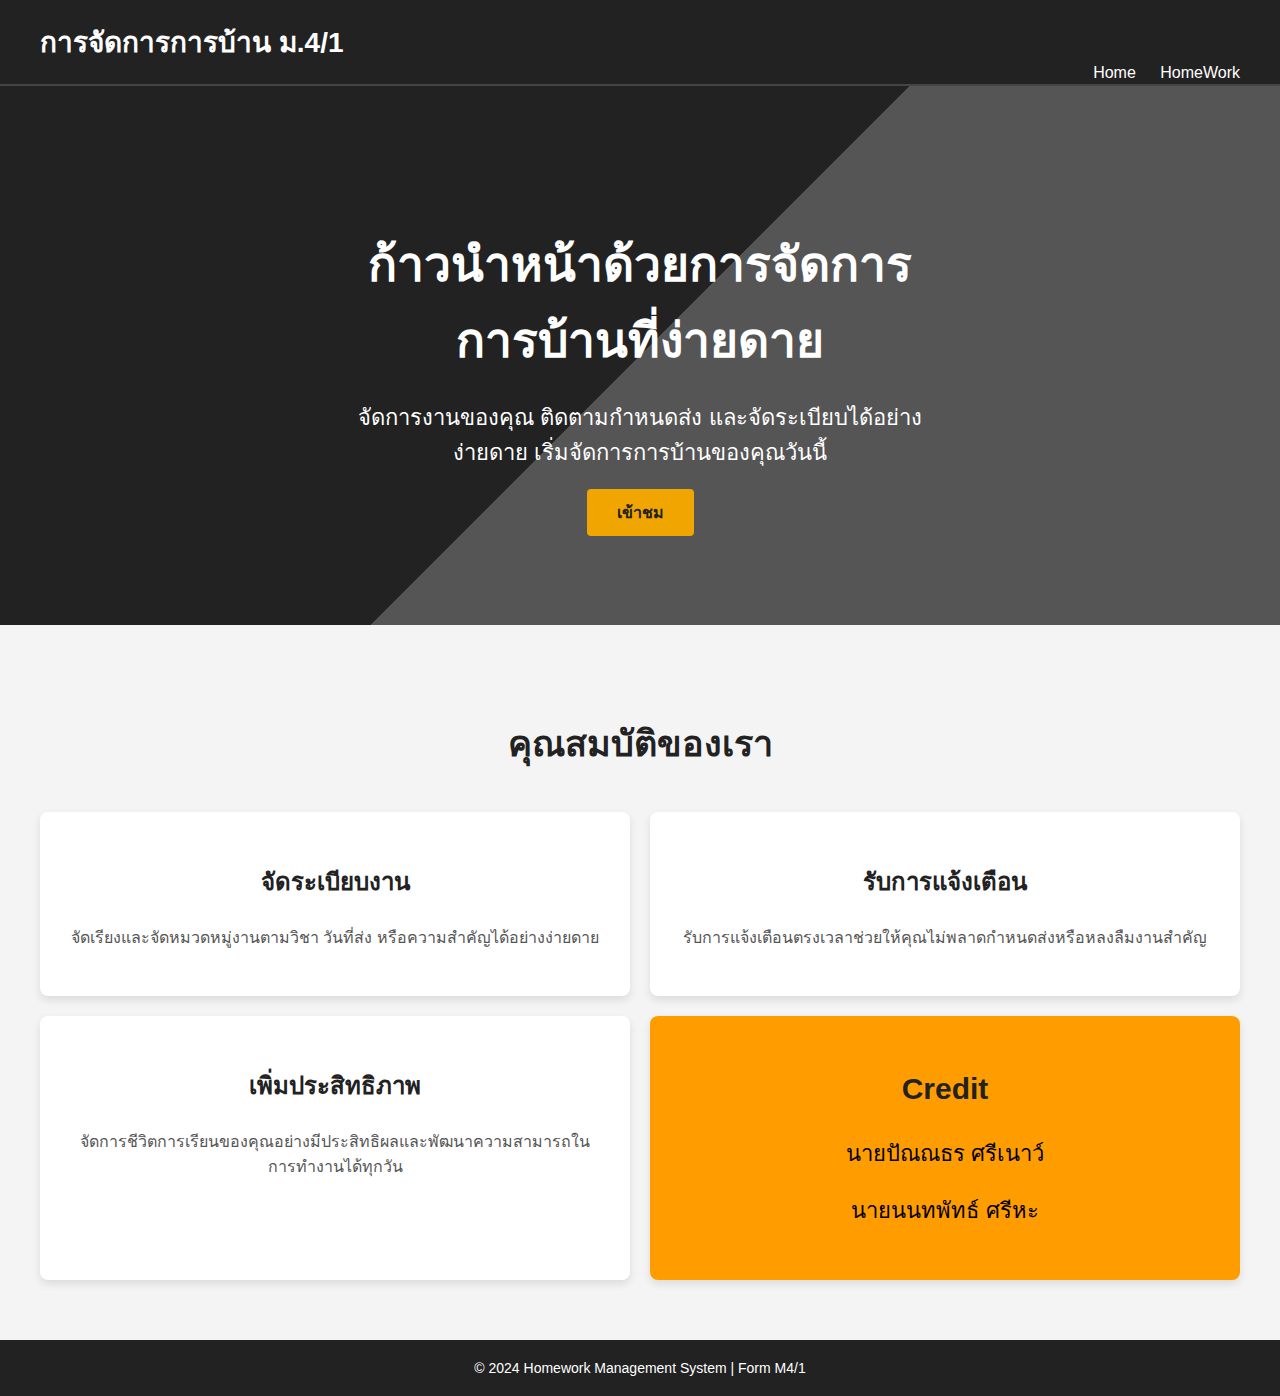
<file: index.html>
<!DOCTYPE html>
<html lang="en">
<head>
    <meta charset="UTF-8">
    <meta name="viewport" content="width=device-width, initial-scale=1.0">
    <meta name="description" content="Welcome to the Homework Management System. Organize and manage your assignments effectively.">
    <title>Homework Management System</title>
    <link rel="stylesheet" href="Index.css">
</head>
<body>
    <!-- Header Section -->
    <header class="main-header">
        <div class="container">
            <div class="branding">
                <h1>การจัดการการบ้าน ม.4/1
                </h1>
            </div>
            <nav>   
                <ul>
                    <li><a href="index.html">Home</a></li>
                    <li><a href="assignments.html">HomeWork</a></li>
                </ul>
            </nav>
        </div>
    </header>

    <!-- Hero Section -->
    <section class="hero-section">
        <div class="container">
            <div class="hero-content">
                <h2>ก้าวนำหน้าด้วยการจัดการการบ้านที่ง่ายดาย</h2>
                <p>จัดการงานของคุณ ติดตามกำหนดส่ง และจัดระเบียบได้อย่างง่ายดาย เริ่มจัดการการบ้านของคุณวันนี้</p>
                <a href="assignments.html" class="cta-button">เข้าชม</a>
            </div>
            <div class="hero-image">
            </div>
        </div>
    </section>

    <!-- Features Section -->
    <section class="features-section">
        <div class="container">
            <h2>คุณสมบัติของเรา</h2>
            <div class="features-grid">
                <div class="feature-item">
                    <h3>จัดระเบียบงาน</h3>
                    <p>จัดเรียงและจัดหมวดหมู่งานตามวิชา วันที่ส่ง หรือความสำคัญได้อย่างง่ายดาย</p>
                </div>
                <div class="feature-item">
                    <h3>รับการแจ้งเตือน</h3>
                    <p>รับการแจ้งเตือนตรงเวลาช่วยให้คุณไม่พลาดกำหนดส่งหรือหลงลืมงานสำคัญ</p>
                </div>
                <div class="feature-item">
                    <h3>เพิ่มประสิทธิภาพ</h3>
                    <p>จัดการชีวิตการเรียนของคุณอย่างมีประสิทธิผลและพัฒนาความสามารถในการทำงานได้ทุกวัน</p>
                </div>
                <div class="feature-CR">
                    <h3>Credit</h3>
                    <p>นายปัณณธร ศรีเนาว์</p>
                    <p>นายนนทพัทธ์ ศรีหะ</p>
                </div>
            </div>
        </div>
    </section>

    <!-- Footer Section -->
    <footer>
        <div class="container">
            <p>&copy; 2024 Homework Management System | Form M4/1</p>
        </div>
    </footer>
</body>
</html>
</file>
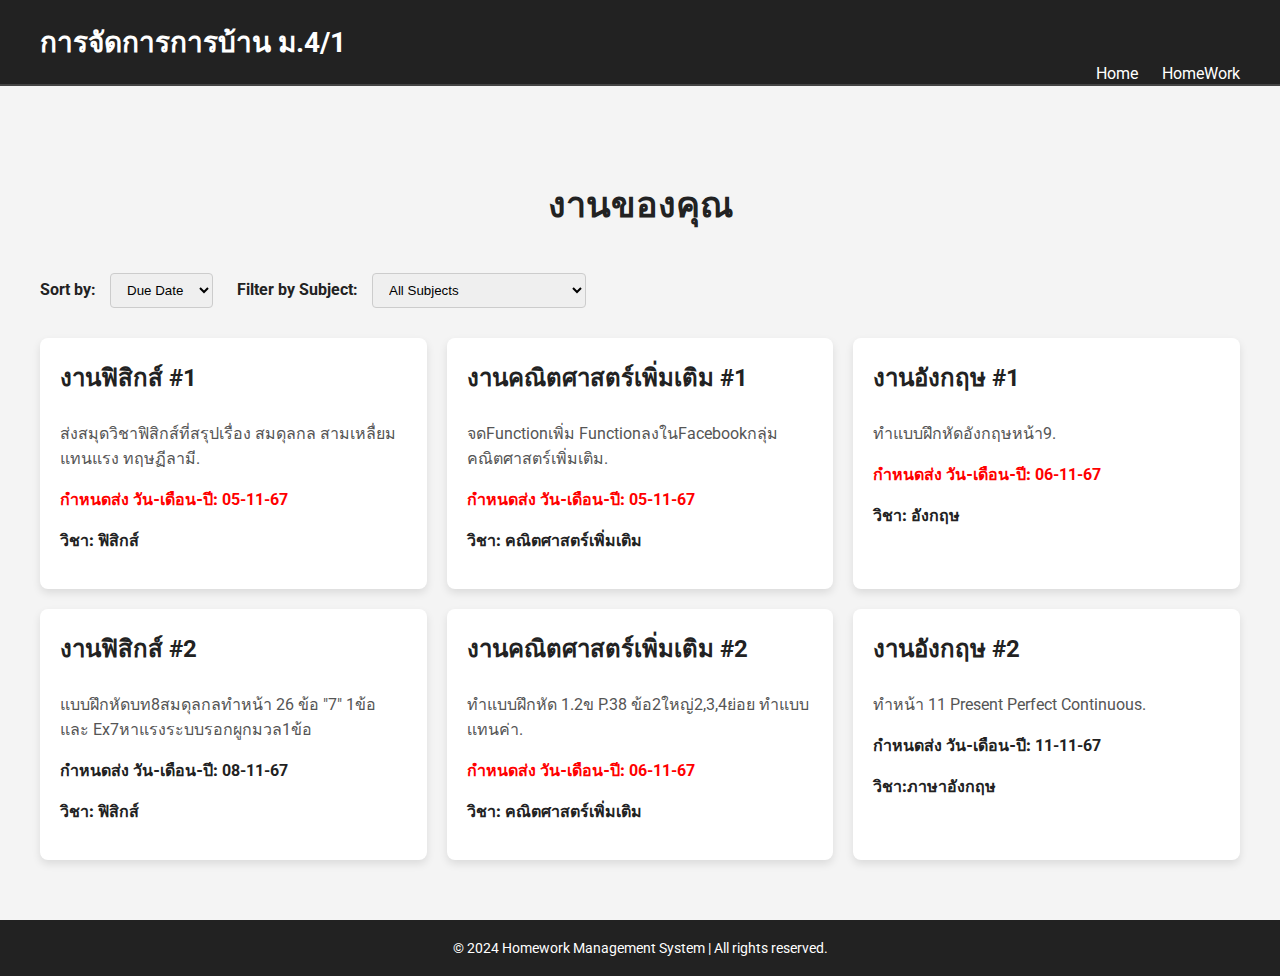
<file: assignments.html>
<!DOCTYPE html>
<html lang="en">
<head>
    <meta charset="UTF-8">
    <meta name="viewport" content="width=device-width, initial-scale=1.0">
    <meta name="description" content="View and manage your homework assignments effectively.">
    <title>Assignments | Homework Management System</title>
    <link rel="stylesheet" href="assignments.css">
    <link href="https://fonts.googleapis.com/css2?family=Roboto:wght@400;700&display=swap" rel="stylesheet">
</head>
<body>
    <!-- Header Section -->
    <header class="main-header">
        <div class="container">
            <div class="branding">
                <h1>การจัดการการบ้าน ม.4/1</h1>
            </div>
            <nav>
                <ul>
                    <li><a href="index.html">Home</a></li>
                    <li><a href="assignments.html">HomeWork</a></li>
                </ul>
            </nav>
        </div>
    </header>

    <!-- Assignments Section -->
    <section class="assignments-section">
        <div class="container">
            <h2>งานของคุณ</h2>

            <!-- Filter and Sort Options -->
            <div class="filters">
                <label for="sort">Sort by:</label>
                <select id="sort">
                    <option value="due-date">Due Date</option>
                    <option value="subject">Subject</option>
                </select>
                
                <label for="filter-subject">Filter by Subject:</label>
                <select id="filter-subject">
                    <option value="all">All Subjects</option>
                    <option value="math">Math</option>
                    <option value="physic">Physic</option>
                    <option value="chemistry">Chemistry</option>
                    <option value="biology">Biology</option>
                    <option value="additionalmath">Additional Math</option>
                    <option value="thai">Thai</option>
                    <option value="history">History</option>
                    <option value="social">Social</option>
                    <option value="english">English</option>
                    <option value="Englishreadingandwriting">English Reading and Writing</option>
                    <option value="Technology">Technology</option>
                     <option value="Englishcommunication">English Communication</option>
                </select>
            </div>

            <!-- Assignment Cards -->
            <div class="assignments-grid">
               <div class="assignment-card" data-subject="physic" data-due-date="05-11-2024">
                    <h3>งานฟิสิกส์ #1</h3>
                    <p>ส่งสมุดวิชาฟิสิกส์ที่สรุปเรื่อง สมดุลกล สามเหลื่ยมแทนแรง ทฤษฏีลามี.</p>
                    <p class="due-date" style="color: red;"><strong>กำหนดส่ง วัน-เดือน-ปี:</strong> 05-11-67</p>
                    <p class="subject"><strong>วิชา:</strong> ฟิสิกส์</p>
                </div> 

                <div class="assignment-card" data-subject="additionalmath" data-due-date="05-11-2024">
                    <h3>งานคณิตศาสตร์เพิ่มเติม #1</h3>
                    <p>จดFunctionเพิ่ม FunctionลงในFacebookกลุ่มคณิตศาสตร์เพิ่มเติม.</p>
                    <p class="due-date" style="color: red;"><strong>กำหนดส่ง วัน-เดือน-ปี:</strong> 05-11-67</p>
                    <p class="subject"><strong>วิชา:</strong> คณิตศาสตร์เพิ่มเติม</p>
                </div> 
                
                <div class="assignment-card" data-subject="english" data-due-date="06-11-2024">
                    <h3>งานอังกฤษ #1</h3>
                    <p>ทำแบบฝึกหัดอังกฤษหน้า9.</p>
                    <p class="due-date" style="color: red;"><strong>กำหนดส่ง วัน-เดือน-ปี:</strong> 06-11-67</p>
                    <p class="subject"><strong>วิชา:</strong> อังกฤษ</p>
                </div> 

                <div class="assignment-card" data-subject="physic" data-due-date="06-11-2024">
                    <h3>งานฟิสิกส์ #2</h3>
                    <p>แบบฝึกหัดบท8สมดุลกลทำหน้า 26 ข้อ "7" 1ข้อ และ Ex7หาแรงระบบรอกผูกมวล1ข้อ</p>
                    <p class="due-date"><strong>กำหนดส่ง วัน-เดือน-ปี:</strong> 08-11-67</p>
                    <p class="subject"><strong>วิชา:</strong> ฟิสิกส์</p>
                </div> 

                <div class="assignment-card" data-subject="additionalmath" data-due-date="06-11-2024">
                    <h3>งานคณิตศาสตร์เพิ่มเติม #2</h3>
                    <p>ทำแบบฝึกหัด 1.2ข P.38 ข้อ2ใหญ่2,3,4ย่อย ทำแบบเเทนค่า.</p>
                    <p class="due-date" style="color: red;"><strong>กำหนดส่ง วัน-เดือน-ปี:</strong> 06-11-67</p>
                    <p class="subject"><strong>วิชา:</strong> คณิตศาสตร์เพิ่มเติม</p>
                </div> 


                <div class="assignment-card" data-subject="english" data-due-date="11-11-2024">
                    <h3>งานอังกฤษ #2</h3>
                    <p>ทำหน้า 11 Present Perfect Continuous.</p>
                    <p class="due-date"><strong>กำหนดส่ง วัน-เดือน-ปี:</strong> 11-11-67</p>
                    <p class="subject"><strong>วิชา:</strong>ภาษาอังกฤษ</p>
                </div> 


                
            </div>
        </div>
    </section>

    <!-- Footer Section -->
    <footer>
        <div class="container">
            <p>&copy; 2024 Homework Management System | All rights reserved.</p>
        </div>
    </footer>

    <!-- Link to JavaScript -->
    <script src="assignments.js"></script>
</body>
</html>
</file>
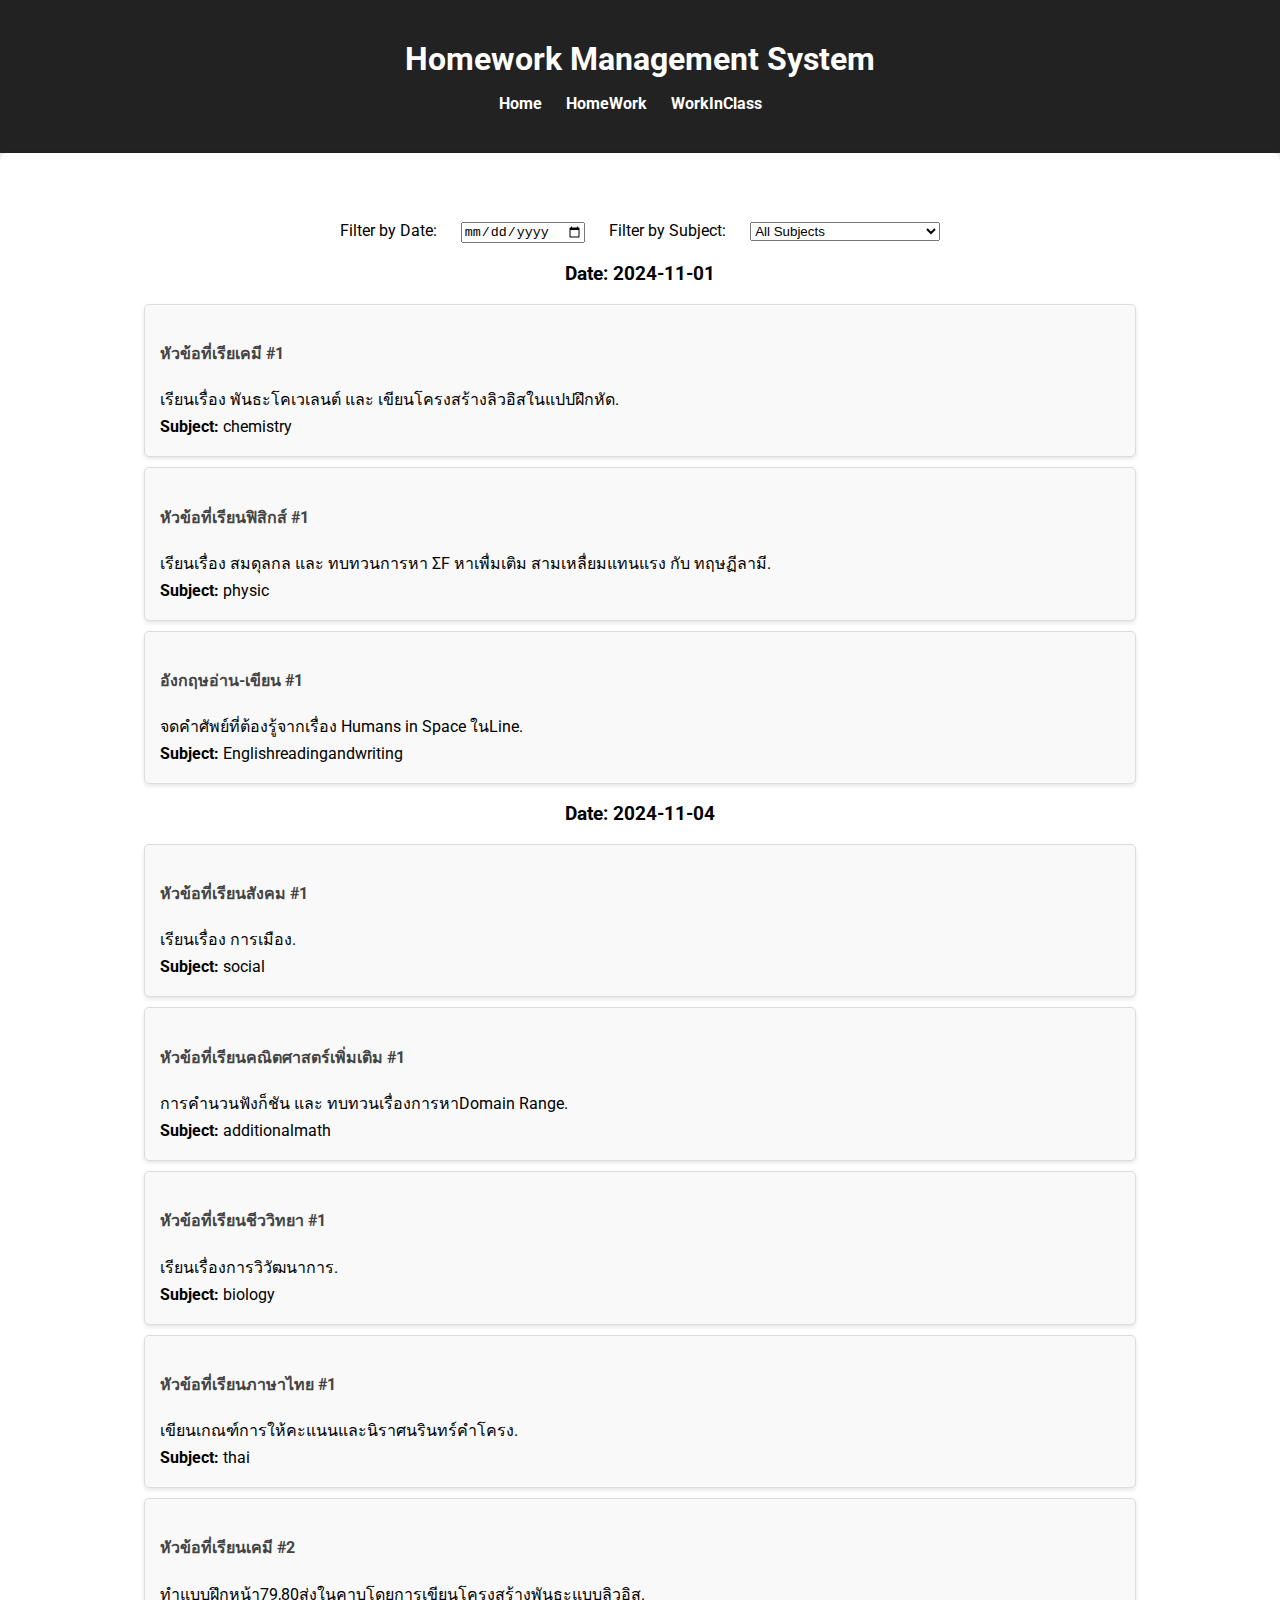
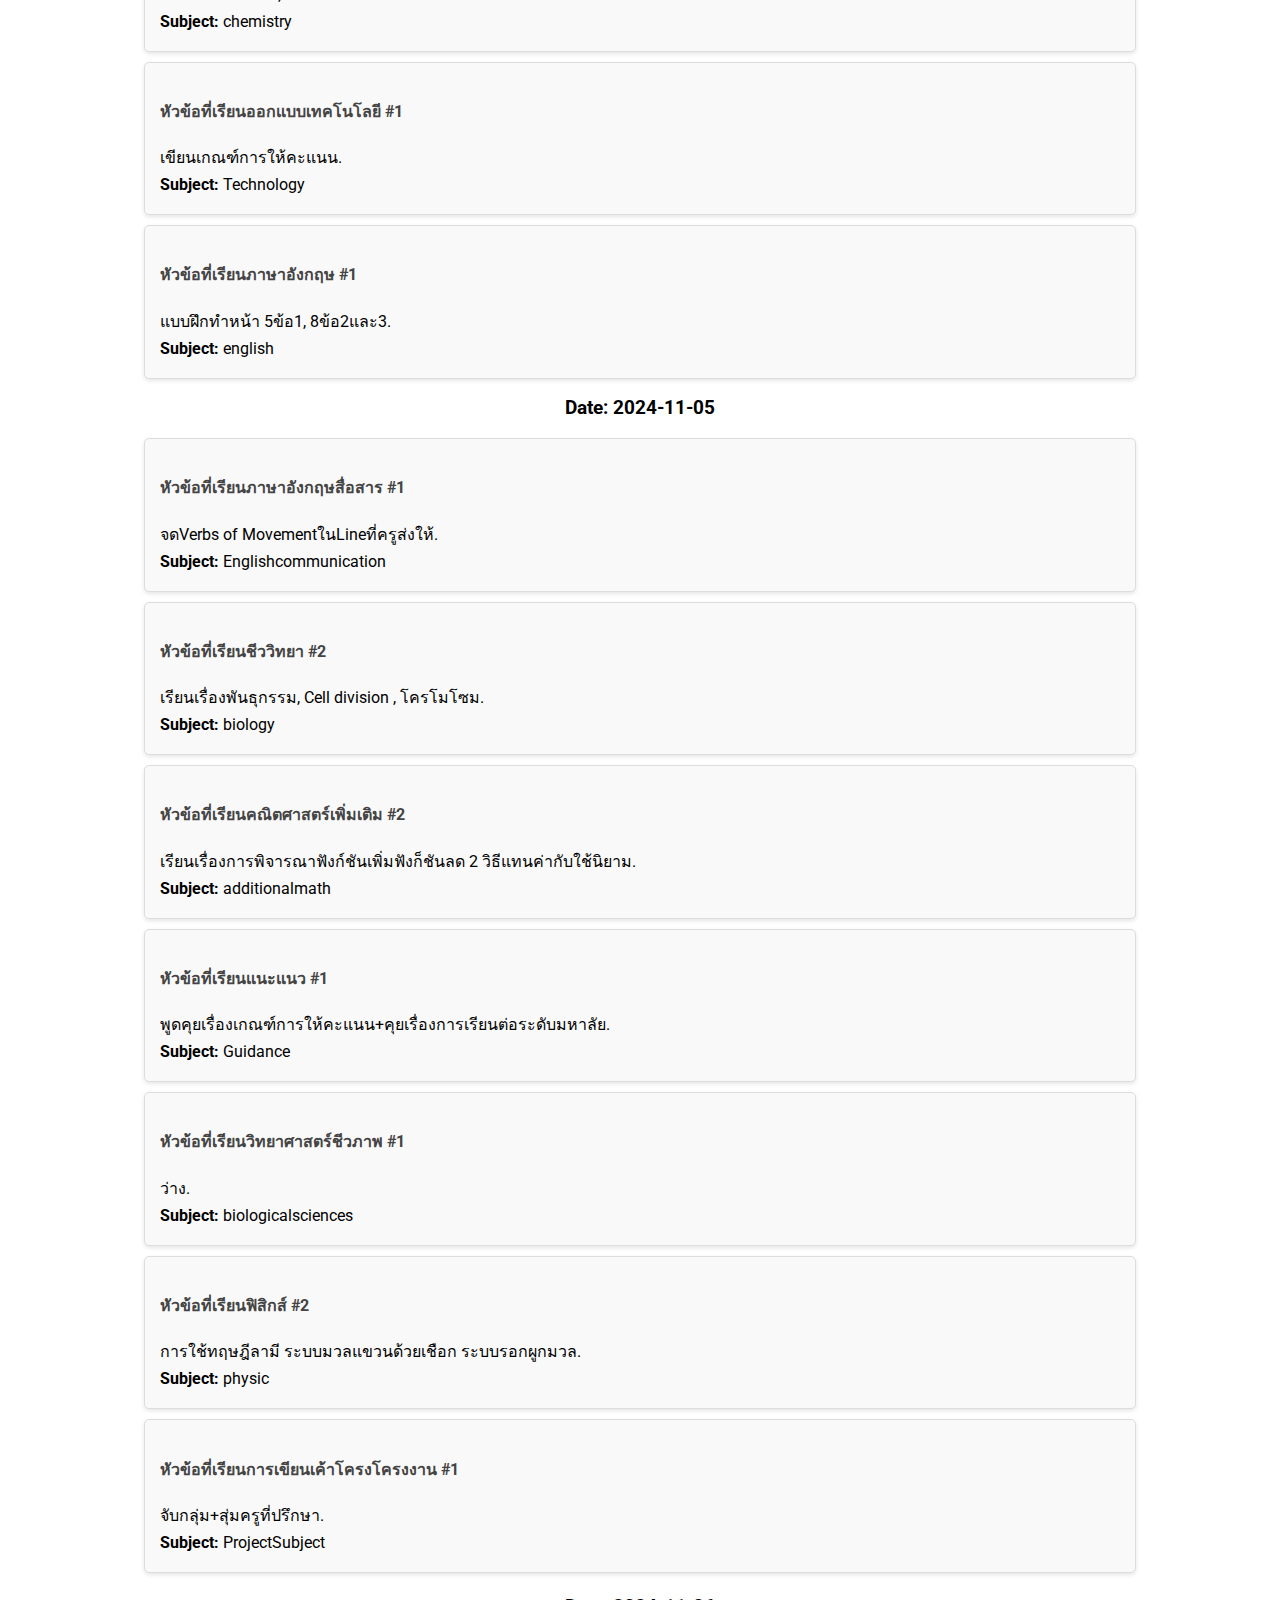
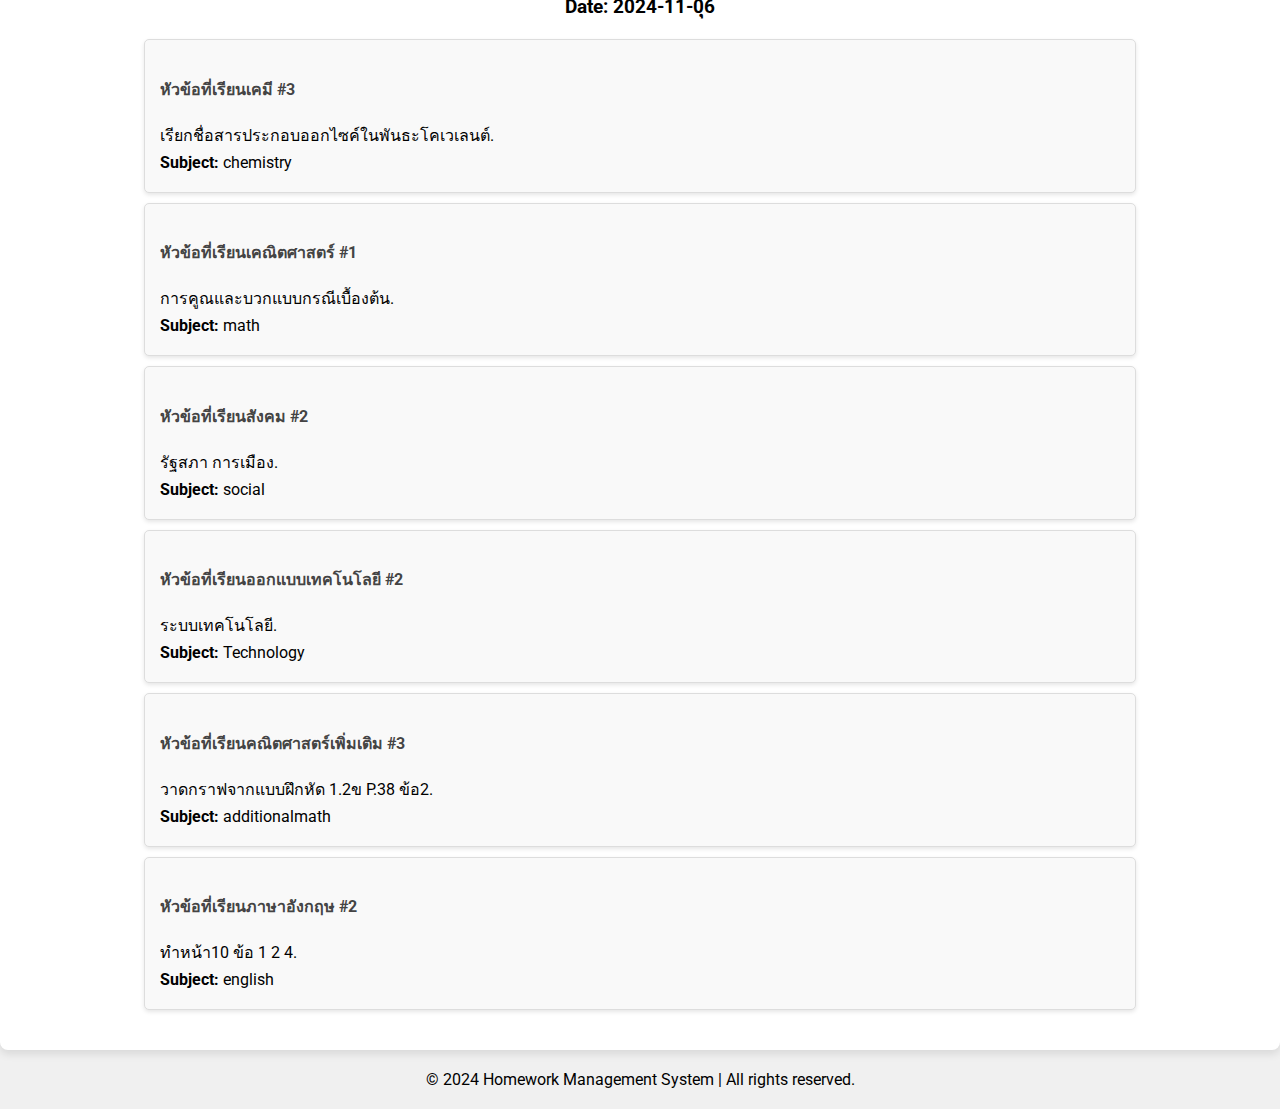
<file: workinclass.html>
<!DOCTYPE html>
<html lang="en">
<head>
    <meta charset="UTF-8">
    <meta name="viewport" content="width=device-width, initial-scale=1.0">
    <meta name="description" content="Homework assignments for each class in one day, sorted by date.">
    <title>Class Assignments</title>
    <link rel="stylesheet" href="workinclass.css">
    <link href="https://fonts.googleapis.com/css2?family=Roboto:wght@400;700&display=swap" rel="stylesheet">
</head>
<body>
    <!-- Header Section with Home Bar -->
    <header class="main-header">
        <div class="container">
            <div class="branding">
                <h1>Homework Management System</h1>
            </div>
            <nav class="nav-bar">
                <ul>
                    <li><a href="index.html">Home</a></li>
                    <li><a href="assignments.html">HomeWork</a></li>
                    <li><a href="workinclass.html" >WorkInClass</a></li>
                </ul>
            </nav>
        </div>
    </header>

    <!-- Assignments Section -->
    <section class="assignments-section">
        <div class="container">
            <h2>Today's Assignments</h2>

            <!-- Filter Options -->
            <div class="filters">
                <label for="filter-date">Filter by Date:</label>
                <input type="date" id="filter-date">

                <label for="filter-subject">Filter by Subject:</label>
                <select id="filter-subject">
                    <option value="all">All Subjects</option>
                    <option value="math">Math</option>
                    <option value="physic">Physic</option>
                    <option value="chemistry">Chemistry</option>
                    <option value="biology">Biology</option>
                    <option value="additionalmath">Additional Math</option>
                    <option value="thai">Thai</option>
                    <option value="history">History</option>
                    <option value="social">Social</option>
                    <option value="english">English</option>
                    <option value="Englishreadingandwriting">English Reading and Writing</option>
                    <option value="Technology">Technology</option>
                     <option value="Englishcommunication">English Communication</option>
                    <option value="Guidance">English Guidance</option>
                    <option value="biologicalsciences">Biological Sciences</option>
                    <option value="ProjectSubject">Project Subject</option>

                    
                </select>
            </div>

            <!-- Assignment Cards Container -->
            <div class="assignments-grid" id="assignments-grid"></div>
        </div>
    </section>

    <!-- Footer Section -->
    <footer>
        <div class="container">
            <p>&copy; 2024 Homework Management System | All rights reserved.</p>
        </div>
    </footer>

    <!-- JavaScript -->
    <script src="workinclass.js"></script>
</body>
</html>
</file>
<file: Index.css>
/* General Styles */
body {
    font-family: 'Roboto', sans-serif;
    margin: 0;
    padding: 0;
    background-color: #f4f4f4;
    color: #222;
}

.container {
    max-width: 1200px;
    margin: 0 auto;
    padding: 0 20px;
}

/* Header */
.main-header {
    background-color: #222;
    color: white;
    padding: 20px 0;
    border-bottom: 2px solid #444;
}

.branding h1 {
    display: inline-block;
    font-size: 28px;
    font-weight: 700;
    margin: 0;
}

nav ul {
    list-style: none;
    padding: 0;
    margin: 0;
    float: right;
}

nav ul li {
    display: inline-block;
    margin-left: 20px;
}

nav ul li a {
    color: white;
    text-decoration: none;
    font-size: 16px;
    font-weight: 400;
}

nav ul li a:hover {
    color: #f0a500;
}

/* Hero Section */
.hero-section {
    display: flex;
    align-items: center;
    padding: 100px 0;
    background: linear-gradient(135deg, #222 50%, #555 50%);
    color: white;
    flex-wrap: wrap; /* Adjust layout to wrap for smaller screens */
    text-align: center;
}

.hero-content {
    max-width: 600px;
}

.hero-content h2 {
    font-size: 48px;
    margin-bottom: 20px;
}

.hero-content p {
    font-size: 22px;
    margin-bottom: 30px;
    line-height: 1.6;
}

.cta-button {
    background-color: #f0a500;
    color: #222;
    padding: 15px 30px;
    text-decoration: none;
    font-weight: bold;
    border-radius: 4px;
    transition: background-color 0.3s;
}

.cta-button:hover {
    background-color: #f5c16b;
}

.hero-image {
    margin-left: 50px;
}

.hero-image img {
    max-width: 500px;
    border-radius: 8px;
    box-shadow: 0 4px 8px rgba(0, 0, 0, 0.2);
}

/* Features Section */
.features-section {
    padding: 60px 0;
    text-align: center;
}

.features-section h2 {
    font-size: 36px;
    margin-bottom: 40px;
}

.features-grid {
    display: flex;
    justify-content: space-between;
    gap: 20px;
    flex-wrap: wrap; /* Make grid responsive for smaller screens */
}

.feature-item {
    background-color: #fff;
    padding: 30px;
    border-radius: 8px;
    box-shadow: 0 4px 8px rgba(0, 0, 0, 0.1);
    text-align: center;
    flex: 1 1 30%; /* Allow items to shrink and grow */
    transition: transform 0.3s;
}

.feature-item:hover {
    transform: translateY(-5px);
}

.feature-item h3 {
    font-size: 24px;
    margin-top: 20px;
}

.feature-item p {
    font-size: 16px;
    color: #555;
}

.feature-item img {
    width: 80px;
    height: auto;
    margin-bottom: 20px;
}

.feature-CR {
    background-color: #ff9d00;
    padding: 30px;
    border-radius: 8px;
    box-shadow: 0 4px 8px rgba(0, 0, 0, 0.1);
    text-align: center;
    flex: 1 1 30%; /* Allow items to shrink and grow */
    transition: transform 0.3s;
}

.feature-CR:hover {
    transform: translateY(-5px);
}

.feature-CR h3 {
    font-size: 30px;
    margin-top: 26px;
}

.feature-CR p {
    font-size: 22px;
    color: #000000;
}

.feature-CR img {
    width: 70px;
    height: auto;
    margin-bottom: 20px;
}

/* Footer */
footer {
    background-color: #222;
    color: white;
    text-align: center;
    padding: 20px 0;
    position: relative;
}

footer p {
    margin: 0;
    font-size: 14px;
}

/* Responsive Styles */
@media (max-width: 768px) {
    .hero-section {
        flex-direction: column; /* Stack content vertically */
        text-align: center; /* Center text for mobile */
    }

    .hero-image {
        margin-left: 0;
        margin-top: 20px;
    }

    .hero-content h2 {
        font-size: 32px;
    }

    .hero-content p {
        font-size: 18px;
    }

    nav ul {
        float: none;
        display: flex;
        flex-direction: column;
        align-items: center;
    }

    nav ul li {
        margin: 10px 0;
    }

    .features-grid {
        flex-direction: column; /* Stack features vertically on smaller screens */
    }

    .feature-item {
        margin-bottom: 20px;
    }

    .feature-CR {
        margin-bottom: 20px;
    }
}

@media (max-width: 480px) {
    .hero-section {
        padding: 50px 0;
    }

    .hero-content h2 {
        font-size: 28px;
    }

    .hero-content p {
        font-size: 16px;
    }

    .cta-button {
        padding: 10px 20px;
        font-size: 16px;
    }

    .feature-item {
        padding: 20px;
    }

    .feature-CR {
        padding: 25px;
    }
}
</file>
<file: assignments.css>
/* General Styles */
body {
    font-family: 'Roboto', sans-serif;
    margin: 0;
    padding: 0;
    background-color: #f4f4f4;
    color: #222;
}

.container {
    max-width: 1200px;
    margin: 0 auto;
    padding: 0 20px;
}

/* Header */
.main-header {
    background-color: #222;
    color: white;
    padding: 20px 0;
    border-bottom: 2px solid #444;
}

.branding h1 {
    display: inline-block;
    font-size: 28px;
    font-weight: 700;
    margin: 0;
}

nav ul {
    list-style: none;
    padding: 0;
    margin: 0;
    float: right;
}

nav ul li {
    display: inline-block;
    margin-left: 20px;
}

nav ul li a {
    color: white;
    text-decoration: none;
    font-size: 16px;
    font-weight: 400;
}

nav ul li a:hover {
    color: #f0a500;
}

/* Assignments Section */
.assignments-section {
    padding: 60px 0;
    text-align: center;
}

.assignments-section h2 {
    font-size: 36px;
    margin-bottom: 40px;
}

/* Filter and Sort Options */
.filters {
    margin-bottom: 30px;
    text-align: left;
}

.filters label {
    font-size: 16px;
    margin-right: 10px;
    font-weight: bold;
}

.filters select {
    padding: 8px 12px;
    margin-right: 20px;
    border: 1px solid #ccc;
    border-radius: 4px;
}

/* Assignment Cards */
.assignments-grid {
    display: grid;
    grid-template-columns: repeat(auto-fit, minmax(300px, 1fr));
    gap: 20px;
}

.assignment-card {
    background-color: #fff;
    padding: 20px;
    border-radius: 8px;
    box-shadow: 0 4px 8px rgba(0, 0, 0, 0.1);
    text-align: left;
    transition: transform 0.3s;
}

.assignment-card:hover {
    transform: translateY(-5px);
}

.assignment-card h3 {
    font-size: 24px;
    margin-top: 0;
}

.assignment-card p {
    font-size: 16px;
    color: #555;
}

.assignment-card .due-date, .assignment-card .subject {
    font-weight: bold;
    color: #222;
}

/* Footer */
footer {
    background-color: #222;
    color: white;
    text-align: center;
    padding: 20px 0;
    position: relative;
}

footer p {
    margin: 0;
    font-size: 14px;
}
</file>
<file: workinclass.css>
/* General Styles */
body {
    font-family: 'Roboto', sans-serif;
    background-color: #f0f0f0;
    margin: 0;
    padding: 0;
    text-align: center;
}

header {
    background-color: #222;
    color: white;
    padding: 20px 0;
}

h1, h2 {
    margin: 0;
    color: #fff;
}

/* Home Bar (Navigation Bar) */
.nav-bar {
    margin-top: 10px;
}

.nav-bar ul {
    list-style-type: none;
    padding: 0;
}

.nav-bar ul li {
    display: inline;
    margin-right: 20px;
}

.nav-bar ul li a {
    color: #fff;
    text-decoration: none;
    font-weight: bold;
}

.nav-bar ul li a:hover {
    text-decoration: underline;
}

/* Container */
.container {
    width: 80%;
    margin: 20px auto;
}

.assignments-section {
    padding: 20px;
    background-color: #fff;
    border-radius: 8px;
    box-shadow: 0 4px 8px rgba(0,0,0,0.1);
}

/* Filter Options */
.filters {
    margin-bottom: 20px;
}

.filters label, .filters input, .filters select {
    margin: 0 10px;
}

/* Assignment Cards */
.assignments-grid {
    margin-top: 20px;
}

.assignment-group {
    margin-bottom: 30px;
}
/* การปรับแต่งการแสดงกลุ่มการบ้าน */
.assignment-group {
    margin-bottom: 30px;
    border-bottom: 2px solid #eee;
    padding-bottom: 15px;
}

.assignment-group h3 {
    color: #333;
    text-align: left;
}

/* การปรับแต่งการ์ดการบ้าน */
.assignment-card {
    background-color: #f9f9f9;
    padding: 15px;
    margin: 10px 0;
    border: 1px solid #ddd;
    border-radius: 5px;
    text-align: left;
    box-shadow: 0 2px 4px rgba(0, 0, 0, 0.1);
}

.assignment-card h4 {
    color: #444;
}

.assignment-card p {
    margin: 5px 0;
}

.assignment-card .due-date {
    font-weight: bold;
}

.assignment-card .subject {
    color: #666;
}
</file>
